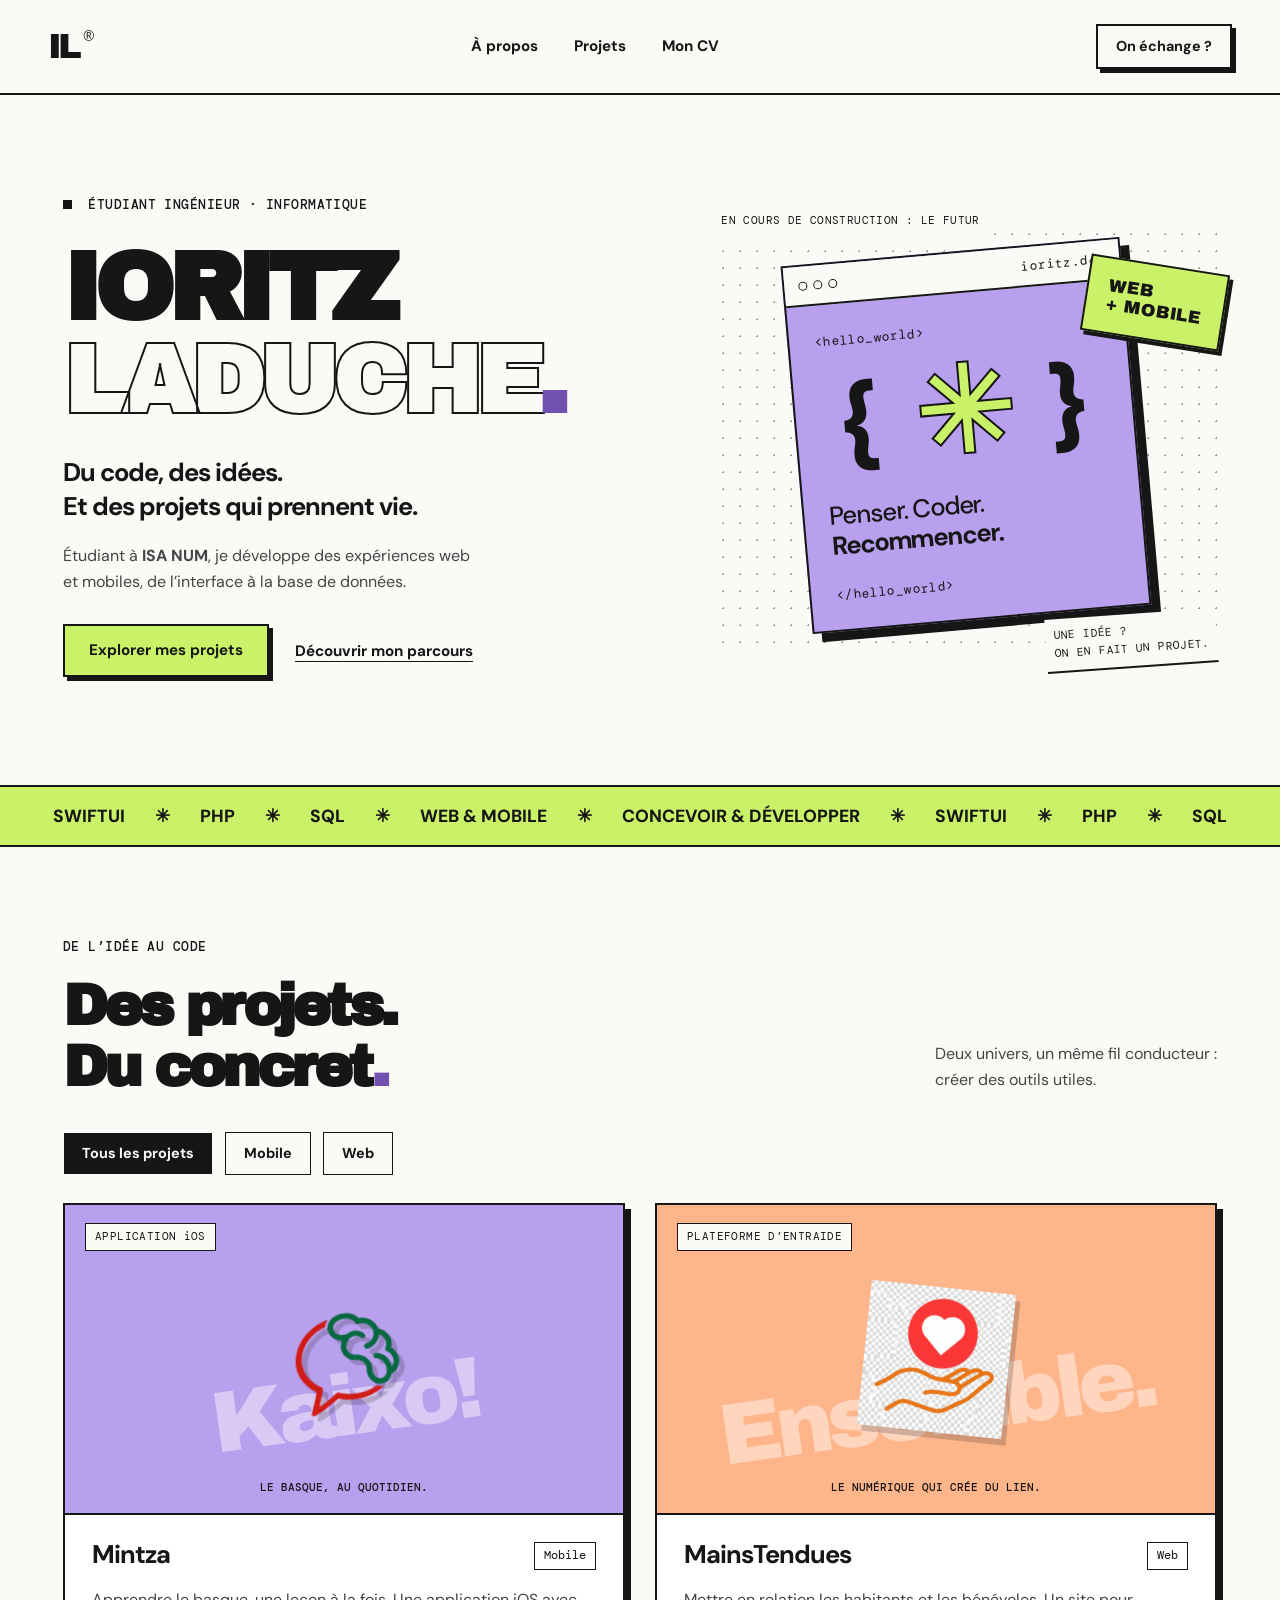
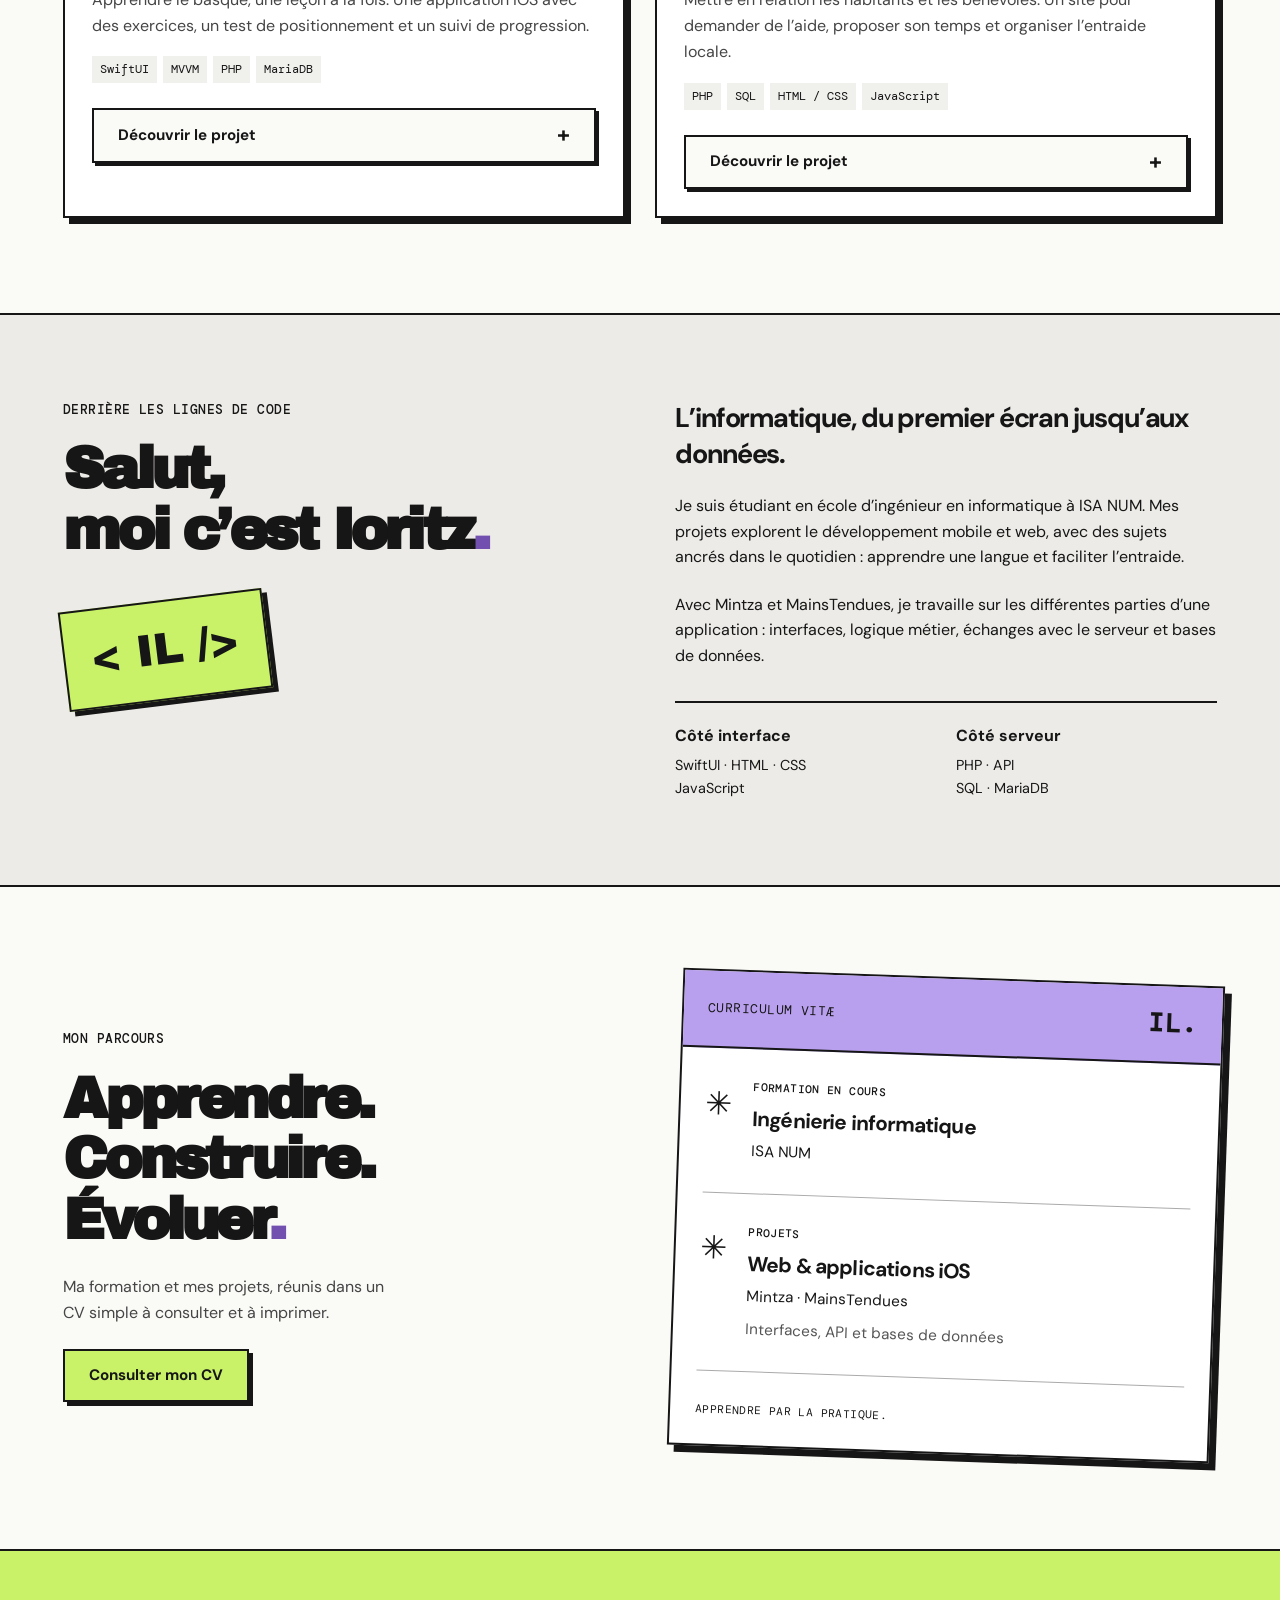
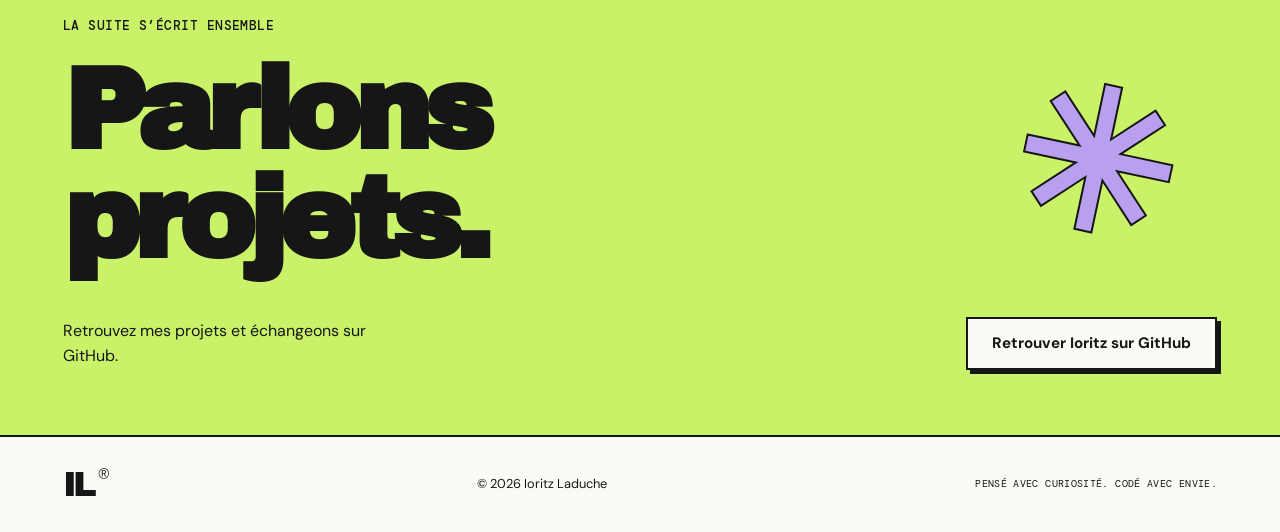
<file: index.html>
<!doctype html>
<html lang="fr"><head><meta charset="utf-8"><meta name="viewport" content="width=device-width,initial-scale=1"><meta name="description" content="Ioritz Laduche, étudiant en école d’ingénieur en informatique à ISA NUM. Découvrez Mintza, MainsTendues et mon parcours."><meta name="theme-color" content="#c9f269"><title>Ioritz Laduche — Portfolio</title><link rel="stylesheet" href="style.css"><script src="app.js" defer></script></head>
<body><a class="skip" href="#main">Aller au contenu</a><header class="header"><a class="brand" href="#" aria-label="Ioritz Laduche, accueil">IL<span>®</span></a><nav aria-label="Navigation principale"><a href="#apropos">À propos</a><a href="#projets">Projets</a><a href="#cv">Mon CV</a></nav><a class="button small" href="#contact">On échange ?</a></header>
<main id="main"><section class="hero wrap"><div class="hero-copy"><p class="eyebrow"><span class="square"></span> ÉTUDIANT INGÉNIEUR · INFORMATIQUE</p><h1>IORITZ<br><span class="outlined">LADUCHE</span><span class="period">.</span></h1><p class="intro">Du code, des idées.<br>Et des projets qui prennent vie.</p><p class="hero-sub">Étudiant à <strong>ISA NUM</strong>, je développe des expériences web et mobiles, de l’interface à la base de données.</p><div class="actions"><a class="button lime" href="#projets">Explorer mes projets</a><a class="text-link" href="#cv">Découvrir mon parcours</a></div></div><div class="hero-art" aria-label="Composition graphique autour du développement"><div class="art-label mono">EN COURS DE CONSTRUCTION : LE FUTUR</div><div class="art-window"><div class="window-bar"><span></span><span></span><span></span><b class="mono">ioritz.dev</b></div><div class="art-content"><span class="code-tag mono">&lt;hello_world&gt;</span><div class="code-symbol" aria-hidden="true">{<span>✳</span>}</div><p>Penser. Coder.<br><strong>Recommencer.</strong></p><span class="mono bottom-code">&lt;/hello_world&gt;</span></div></div><span class="sticker">WEB<br>+ MOBILE</span><div class="art-note mono">UNE IDÉE ?<br>ON EN FAIT UN PROJET.</div></div></section>
<div class="ticker" aria-hidden="true"><span>SWIFTUI <b>✳</b> PHP <b>✳</b> SQL <b>✳</b> WEB & MOBILE <b>✳</b> CONCEVOIR & DÉVELOPPER <b>✳</b> SWIFTUI <b>✳</b> PHP <b>✳</b> SQL</span></div>
<section id="projets" class="wrap section"><div class="section-heading"><div><p class="eyebrow">DE L’IDÉE AU CODE</p><h2>Des projets.<br>Du concret<span class="accent">.</span></h2></div><p>Deux univers, un même fil conducteur :<br>créer des outils utiles.</p></div><div class="filters" aria-label="Filtrer les projets"><button class="filter active" data-filter="all" aria-pressed="true">Tous les projets</button><button class="filter" data-filter="mobile" aria-pressed="false">Mobile</button><button class="filter" data-filter="web" aria-pressed="false">Web</button></div><div class="project-grid"><article class="project" data-category="mobile"><div class="project-art mintza"><span class="project-label mono">APPLICATION iOS</span><img src="assets/mintza.png" alt="Logo de Mintza" width="170" height="170"><span class="art-word" aria-hidden="true">Kaixo!</span><span class="art-caption">LE BASQUE, AU QUOTIDIEN.</span></div><div class="project-body"><div class="project-title"><h3>Mintza</h3><span class="pill">Mobile</span></div><p>Apprendre le basque, une leçon à la fois. Une application iOS avec des exercices, un test de positionnement et un suivi de progression.</p><div class="tags"><span>SwiftUI</span><span>MVVM</span><span>PHP</span><span>MariaDB</span></div><button class="button full" data-project="mintza">Découvrir le projet <span aria-hidden="true">+</span></button></div></article><article class="project" data-category="web"><div class="project-art mains"><span class="project-label mono">PLATEFORME D’ENTRAIDE</span><img src="assets/mains-tendues.png" alt="Logo de MainsTendues" width="200" height="170"><span class="art-word" aria-hidden="true">Ensemble.</span><span class="art-caption">LE NUMÉRIQUE QUI CRÉE DU LIEN.</span></div><div class="project-body"><div class="project-title"><h3>MainsTendues</h3><span class="pill">Web</span></div><p>Mettre en relation les habitants et les bénévoles. Un site pour demander de l’aide, proposer son temps et organiser l’entraide locale.</p><div class="tags"><span>PHP</span><span>SQL</span><span>HTML / CSS</span><span>JavaScript</span></div><button class="button full" data-project="mains">Découvrir le projet <span aria-hidden="true">+</span></button></div></article></div><p id="filter-status" class="sr-only" role="status"></p></section>
<section id="apropos" class="about"><div class="wrap about-grid"><div><p class="eyebrow">DERRIÈRE LES LIGNES DE CODE</p><h2>Salut,<br>moi c’est Ioritz<span class="accent">.</span></h2><div class="name-stamp" aria-hidden="true">&lt; IL /&gt;</div></div><div class="about-text"><p class="large">L’informatique, du premier écran jusqu’aux données.</p><p>Je suis étudiant en école d’ingénieur en informatique à ISA NUM. Mes projets explorent le développement mobile et web, avec des sujets ancrés dans le quotidien : apprendre une langue et faciliter l’entraide.</p><p>Avec Mintza et MainsTendues, je travaille sur les différentes parties d’une application : interfaces, logique métier, échanges avec le serveur et bases de données.</p><div class="skill-grid"><div><h3>Côté interface</h3><p>SwiftUI · HTML · CSS<br>JavaScript</p></div><div><h3>Côté serveur</h3><p>PHP · API<br>SQL · MariaDB</p></div></div></div></div></section>
<section id="cv" class="wrap section cv-grid"><div><p class="eyebrow">MON PARCOURS</p><h2>Apprendre.<br>Construire.<br>Évoluer<span class="accent">.</span></h2><p class="cv-intro">Ma formation et mes projets, réunis dans un CV simple à consulter et à imprimer.</p><a class="button lime" href="cv.html" target="_blank" rel="noopener">Consulter mon CV</a></div><div class="resume"><div class="resume-top mono">CURRICULUM VITÆ <span>IL.</span></div><div class="resume-row"><span class="resume-mark">✳</span><div><p class="eyebrow">FORMATION EN COURS</p><h3>Ingénierie informatique</h3><p>ISA NUM</p></div></div><div class="resume-row"><span class="resume-mark">✳</span><div><p class="eyebrow">PROJETS</p><h3>Web & applications iOS</h3><p>Mintza · MainsTendues</p><p class="muted">Interfaces, API et bases de données</p></div></div><p class="resume-footer mono">APPRENDRE PAR LA PRATIQUE.</p></div></section>
<section id="contact" class="contact"><div class="wrap"><p class="eyebrow">LA SUITE S’ÉCRIT ENSEMBLE</p><h2>Parlons<br><span>projets.</span><span class="contact-star" aria-hidden="true">✳</span></h2><div class="contact-bottom"><p>Retrouvez mes projets et échangeons sur GitHub.</p><a class="button" href="https://github.com/IoritzLaduche" target="_blank" rel="noopener">Retrouver Ioritz sur GitHub</a></div></div></section></main><footer class="wrap footer"><a class="brand" href="#">IL<span>®</span></a><p>© <span id="year">2026</span> Ioritz Laduche</p><p class="mono">PENSÉ AVEC CURIOSITÉ. CODÉ AVEC ENVIE.</p></footer>
<dialog id="project-dialog" aria-labelledby="dialog-title"><div class="dialog-top"><span class="mono">DANS LES COULISSES DU PROJET</span><button id="close-dialog" class="close" aria-label="Fermer la présentation">×</button></div><div class="dialog-content"><p id="slide-label" class="eyebrow"></p><h2 id="dialog-title"></h2><p id="slide-intro" class="large"></p><ul id="slide-points"></ul><a id="repo-link" class="text-link" target="_blank" rel="noopener">Voir le code sur GitHub</a></div><div class="slide-controls"><button id="prev-slide" class="button small">Précédent</button><span id="slide-count" class="mono" aria-live="polite"></span><button id="next-slide" class="button lime small">Suivant</button></div></dialog></body></html>
</file>
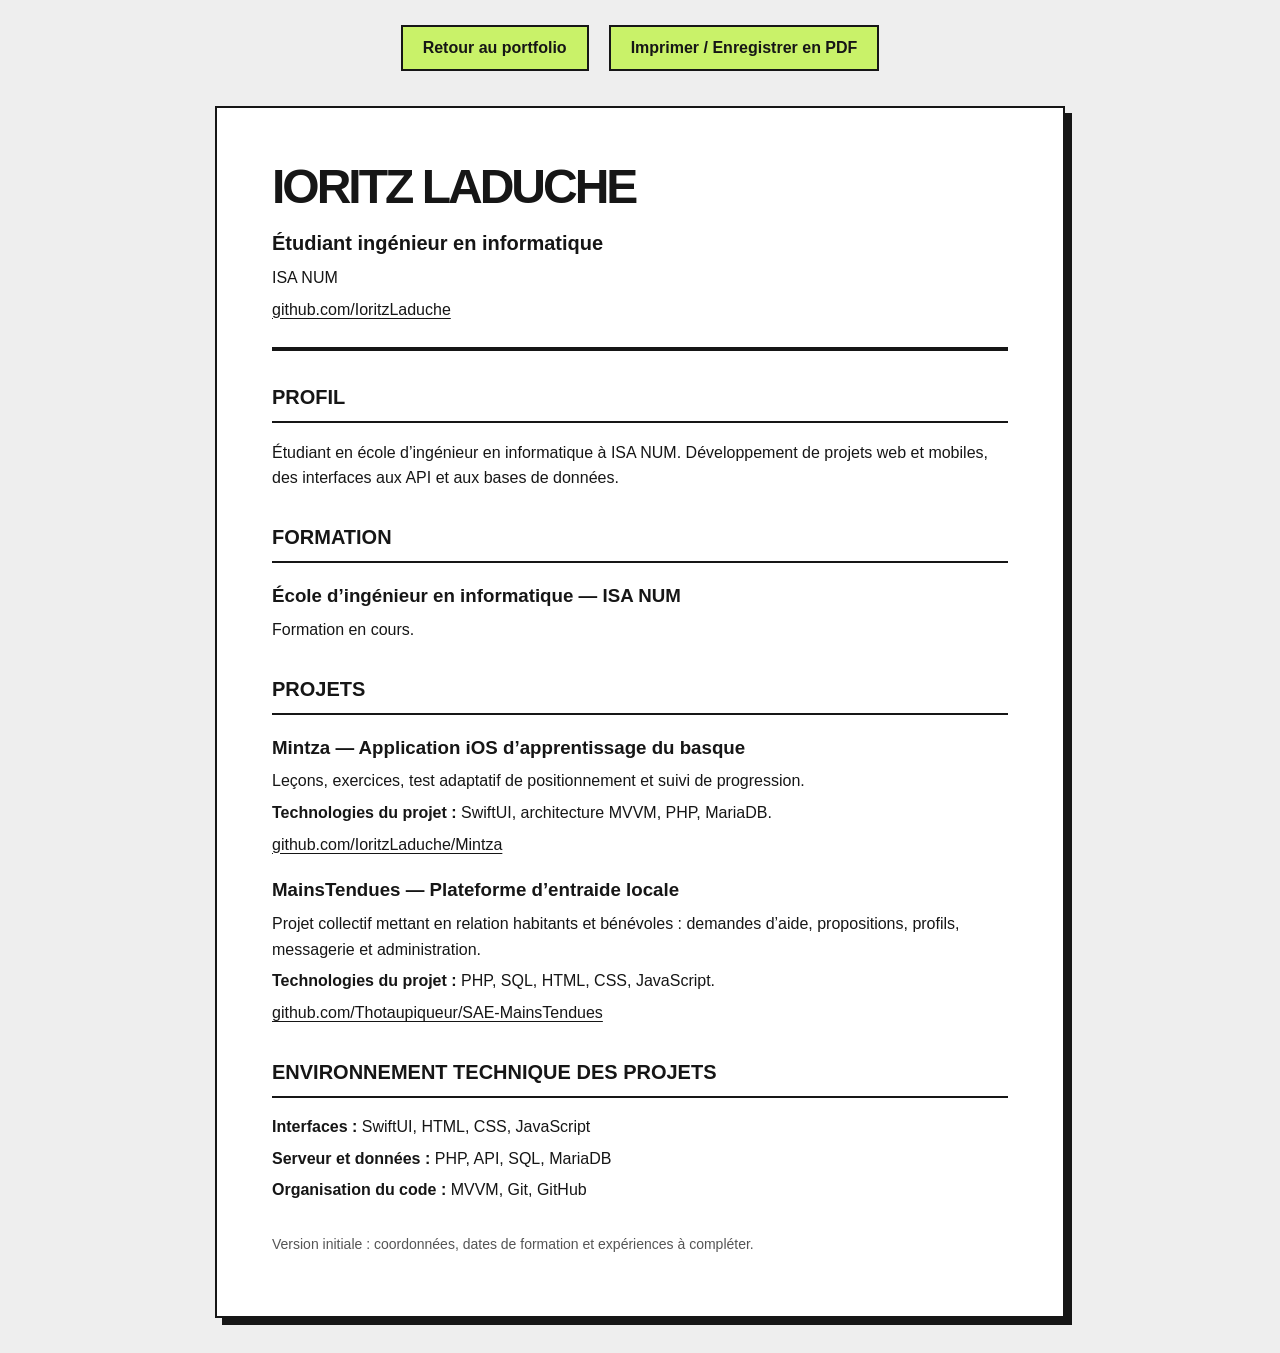
<file: cv.html>
<!doctype html><html lang="fr"><head><meta charset="utf-8"><meta name="viewport" content="width=device-width,initial-scale=1"><title>CV — Ioritz Laduche</title><style>*{box-sizing:border-box}body{font:16px/1.6 Arial,sans-serif;color:#161616;background:#eee;margin:0}main{background:white;max-width:850px;margin:35px auto;padding:55px;border:2px solid;box-shadow:7px 7px 0}h1{font-size:48px;line-height:1;letter-spacing:-3px;margin:0 0 16px}h2{font-size:20px;border-bottom:2px solid;padding-bottom:8px;margin-top:30px}h3{margin:18px 0 4px}p{margin:6px 0}a{color:inherit;text-underline-offset:3px}header{border-bottom:4px solid;padding-bottom:25px}.subtitle{font-size:20px;font-weight:bold}.actions{display:flex;justify-content:center;gap:20px;margin:25px;flex-wrap:wrap}.actions button,.actions a{font:700 16px Arial;background:#c9f269;color:#161616;border:2px solid;padding:12px 20px;cursor:pointer;text-decoration:none}.note{font-size:14px;color:#555;margin-top:30px}ul{padding-left:20px}@media(max-width:600px){main{margin:15px;padding:25px}h1{font-size:38px}}@page{size:A4;margin:16mm}@media print{body{background:white}.actions{display:none}main{padding:0;border:0;box-shadow:none;margin:0;max-width:none}h1{font-size:38px}h2{break-after:avoid}section{break-inside:avoid}.note{font-size:11px}a{text-decoration:none}}
</style></head><body><div class="actions"><a href="index.html#cv">Retour au portfolio</a><button onclick="window.print()">Imprimer / Enregistrer en PDF</button></div><main><header><h1>IORITZ LADUCHE</h1><p class="subtitle">Étudiant ingénieur en informatique</p><p>ISA NUM</p><a href="https://github.com/IoritzLaduche">github.com/IoritzLaduche</a></header><section><h2>PROFIL</h2><p>Étudiant en école d’ingénieur en informatique à ISA NUM. Développement de projets web et mobiles, des interfaces aux API et aux bases de données.</p></section><section><h2>FORMATION</h2><h3>École d’ingénieur en informatique — ISA NUM</h3><p>Formation en cours.</p></section><section><h2>PROJETS</h2><h3>Mintza — Application iOS d’apprentissage du basque</h3><p>Leçons, exercices, test adaptatif de positionnement et suivi de progression.</p><p><strong>Technologies du projet :</strong> SwiftUI, architecture MVVM, PHP, MariaDB.</p><p><a href="https://github.com/IoritzLaduche/Mintza">github.com/IoritzLaduche/Mintza</a></p><h3>MainsTendues — Plateforme d’entraide locale</h3><p>Projet collectif mettant en relation habitants et bénévoles : demandes d’aide, propositions, profils, messagerie et administration.</p><p><strong>Technologies du projet :</strong> PHP, SQL, HTML, CSS, JavaScript.</p><p><a href="https://github.com/Thotaupiqueur/SAE-MainsTendues">github.com/Thotaupiqueur/SAE-MainsTendues</a></p></section><section><h2>ENVIRONNEMENT TECHNIQUE DES PROJETS</h2><p><strong>Interfaces :</strong> SwiftUI, HTML, CSS, JavaScript</p><p><strong>Serveur et données :</strong> PHP, API, SQL, MariaDB</p><p><strong>Organisation du code :</strong> MVVM, Git, GitHub</p></section><p class="note">Version initiale : coordonnées, dates de formation et expériences à compléter.</p></main></body></html>
</file>
<file: style.css>
@import url('https://fonts.googleapis.com/css2?family=Archivo+Black&family=DM+Mono:wght@400;500&family=DM+Sans:wght@400;500;600;700&display=swap');
:root{--ink:#161616;--paper:#fafaf7;--lime:#c9f269;--purple:#b9a0ee;--line:2px solid var(--ink)}*{box-sizing:border-box}html{scroll-behavior:smooth;scroll-padding-top:95px}body{margin:0;background:var(--paper);color:var(--ink);font-family:'DM Sans',Arial,sans-serif;font-size:17px;line-height:1.6}a{color:inherit;text-decoration:none}button{font:inherit;color:inherit;cursor:pointer}button,a{-webkit-tap-highlight-color:transparent}button:focus-visible,a:focus-visible{outline:3px solid #7043cf;outline-offset:5px}h1,h2,h3,p{margin:0}h1,h2,h3{line-height:1.05}h1,h2{font-family:'Archivo Black','Arial Black',sans-serif;letter-spacing:-.065em}h2{font-size:clamp(2.5rem,4.5vw,4.3rem)}h3{font-size:1.6rem;letter-spacing:-.04em}.wrap{max-width:1250px;margin:auto;padding-left:48px;padding-right:48px}.mono,.eyebrow{font-family:'DM Mono',monospace;font-size:.8rem;letter-spacing:.035em}.eyebrow{font-weight:500;line-height:1.5;margin-bottom:20px}.header{height:95px;border-bottom:var(--line);display:flex;align-items:center;justify-content:space-between;padding:0 48px;gap:25px;max-width:1600px;margin:auto}.brand{font-family:'Archivo Black','Arial Black',sans-serif;font-size:2.2rem;letter-spacing:-.12em;line-height:1}.brand span{font-family:Arial;font-size:.9rem;vertical-align:top;letter-spacing:0;margin-left:7px}nav{display:flex;gap:36px;font-size:.95rem;font-weight:700}nav a:hover,.text-link:hover{text-decoration:underline;text-decoration-thickness:2px;text-underline-offset:5px}.button{display:inline-flex;align-items:center;justify-content:center;gap:20px;padding:14px 24px;border:var(--line);box-shadow:4px 4px 0 var(--ink);background:var(--paper);font-size:.95rem;font-weight:700;line-height:1.4;transition:transform .15s,box-shadow .15s}.button:hover{transform:translate(2px,2px);box-shadow:2px 2px 0 var(--ink)}.button:active{transform:translate(4px,4px);box-shadow:none}.button.small{padding:10px 18px;font-size:.9rem}.lime{background:var(--lime)}.hero{display:grid;grid-template-columns:1.2fr 1fr;gap:50px;padding-top:72px;padding-bottom:80px;align-items:center;min-height:690px}.square{display:inline-block;width:9px;height:9px;background:var(--ink);margin-right:8px}.hero h1{font-size:clamp(4rem,7.5vw,7rem);line-height:.97;margin:28px 0}.outlined{color:transparent;-webkit-text-stroke:2px var(--ink)}.period{color:#7250b0}.intro{font-size:1.6rem;font-weight:700;line-height:1.35;letter-spacing:-.04em}.hero-sub{max-width:410px;margin-top:18px;color:#454545;font-size:1rem}.actions{display:flex;flex-wrap:wrap;align-items:center;gap:26px;margin-top:30px}.text-link{font-size:.95rem;font-weight:700;text-decoration:underline;text-underline-offset:5px}.hero-art{position:relative;min-height:420px;display:flex;align-items:center;justify-content:center;background-image:radial-gradient(#999 1px,transparent 1px);background-size:17px 17px}.art-window{width:340px;max-width:88%;border:var(--line);box-shadow:9px 9px 0 var(--ink);transform:rotate(-5deg);background:var(--purple)}.window-bar{display:flex;border-bottom:var(--line);height:40px;align-items:center;padding:0 14px;gap:6px;background:var(--paper)}.window-bar>span{width:9px;height:9px;border:1.5px solid;border-radius:50%}.window-bar b{margin-left:auto;font-weight:400}.art-content{padding:22px 25px;position:relative}.code-tag{font-size:.8rem}.code-symbol{font-size:6rem;font-weight:900;line-height:1.2;display:flex;justify-content:space-around;align-items:center}.code-symbol span{color:var(--lime);font-size:7.4rem;-webkit-text-stroke:2px var(--ink)}.art-content p{font-size:1.6rem;line-height:1.15;margin:6px 0 20px;font-weight:500;letter-spacing:-.04em}.bottom-code{font-size:.8rem}.sticker{position:absolute;background:var(--lime);border:var(--line);box-shadow:4px 4px 0 var(--ink);right:-8px;top:38px;transform:rotate(9deg);padding:17px 20px;font-family:'Archivo Black',sans-serif;font-size:1.1rem;line-height:1.1}.art-label{position:absolute;top:-20px;left:0;background:var(--paper);padding:6px;font-size:.7rem}.art-note{position:absolute;bottom:-22px;right:0;transform:rotate(-4deg);font-size:.7rem;background:var(--paper);padding:8px;border-bottom:var(--line)}.ticker{overflow:hidden;background:var(--lime);border-top:var(--line);border-bottom:var(--line);padding:15px 0;font-weight:800;font-size:1.1rem;white-space:nowrap}.ticker span{display:block;text-align:center}.ticker b{padding:0 26px}.section{padding-top:90px;padding-bottom:95px}.section-heading{display:flex;justify-content:space-between;align-items:end;gap:30px}.section-heading>p{font-size:1rem;color:#454545;margin-bottom:5px}.accent{color:#7250b0}.filters{display:flex;flex-wrap:wrap;gap:12px;margin:35px 0 28px}.filter{background:transparent;padding:9px 18px;border:1.5px solid;font-size:.9rem;font-weight:700}.filter.active{background:var(--ink);color:var(--paper)}.project-grid{display:grid;grid-template-columns:1fr 1fr;gap:30px}.project{border:var(--line);box-shadow:6px 6px 0 var(--ink);background:white;overflow:hidden}.project[hidden]{display:none}.project-art{height:310px;position:relative;border-bottom:var(--line);display:flex;justify-content:center;align-items:center;overflow:hidden}.mintza{background:var(--purple)}.mains{background:#ffb58a}.project-label{position:absolute;left:20px;top:18px;font-size:.7rem;border:1.5px solid;padding:4px 9px;background:var(--paper);z-index:2}.project-art img{position:relative;object-fit:contain;max-width:45%;height:145px;z-index:1;transform:rotate(-7deg);filter:drop-shadow(5px 6px 0 #16161633)}.mains img{transform:rotate(6deg)}.art-word{position:absolute;font-family:'Archivo Black',sans-serif;letter-spacing:-.07em;font-size:5.4rem;color:#ffffff70;bottom:38px;white-space:nowrap;transform:rotate(-8deg)}.art-caption{position:absolute;bottom:16px;font-family:'DM Mono',monospace;font-size:.7rem;font-weight:500}.project-body{padding:27px}.project-title{display:flex;align-items:center;justify-content:space-between;gap:10px}.pill{font-family:'DM Mono',monospace;font-size:.75rem;border:1px solid;padding:3px 9px}.project-body>p{font-size:1rem;line-height:1.65;margin:17px 0;color:#454545}.tags{display:flex;gap:6px;flex-wrap:wrap;margin-bottom:25px}.tags span{background:#f0f0ed;font-family:'DM Mono',monospace;font-size:.75rem;padding:4px 8px}.full{width:100%;justify-content:space-between;box-shadow:3px 3px 0 var(--ink)}.full span{font-size:1.4rem;line-height:1}.about{background:#ecebe7;border-top:var(--line);border-bottom:var(--line);padding:85px 0}.about-grid{display:grid;grid-template-columns:1fr 1fr;gap:70px}.name-stamp{font-family:'Archivo Black',sans-serif;font-size:2.8rem;display:inline-block;padding:12px 26px;border:var(--line);background:var(--lime);box-shadow:5px 5px 0 var(--ink);transform:rotate(-7deg);margin:40px 0 8px}.large{font-size:1.7rem;line-height:1.3;letter-spacing:-.04em;font-weight:700}.about-text>p+p{margin-top:22px;font-size:1rem}.skill-grid{display:grid;grid-template-columns:1fr 1fr;gap:20px;margin-top:32px;border-top:var(--line);padding-top:25px}.skill-grid h3{font-size:1rem;letter-spacing:0}.skill-grid p{font-size:.9rem;margin-top:10px}.cv-grid{display:grid;grid-template-columns:1fr 1fr;gap:70px;align-items:center}.cv-intro{font-size:1rem;color:#454545;max-width:345px;margin:24px 0}.resume{border:var(--line);box-shadow:7px 7px 0 var(--ink);background:white;transform:rotate(2deg)}.resume-top{display:flex;align-items:center;justify-content:space-between;padding:17px 24px;border-bottom:var(--line);background:var(--purple)}.resume-top span{font-size:1.6rem;font-weight:700}.resume-row{display:flex;gap:20px;margin:30px 25px;padding-bottom:30px;border-bottom:1px solid #aaa}.resume-mark{font-size:2rem}.resume-row .eyebrow{font-size:.7rem;margin:0 0 12px}.resume-row h3{font-size:1.3rem}.resume-row p:not(.eyebrow){font-size:.95rem;margin-top:9px}.muted{color:#555}.resume-footer{font-size:.7rem;padding:0 25px 25px}.contact{background:var(--lime);border-top:var(--line);border-bottom:var(--line);padding:65px 0}.contact h2{font-size:clamp(4rem,9vw,8rem);line-height:.95;position:relative}.contact h2>span:first-child{-webkit-text-stroke:2px var(--ink);color:transparent}.contact-star{position:absolute;right:50px;top:20px;color:var(--purple);-webkit-text-stroke:2px var(--ink);font-size:12rem;transform:rotate(12deg)}.contact-bottom{display:flex;justify-content:space-between;gap:30px;align-items:center;margin-top:42px}.contact-bottom p{max-width:350px;font-size:1rem}.footer{display:flex;justify-content:space-between;align-items:center;gap:20px;padding-top:30px;padding-bottom:30px}.footer>p{font-size:.8rem}.footer .mono{font-size:.65rem}.skip{position:fixed;top:-100px;padding:15px;background:var(--lime);z-index:5}.skip:focus{top:5px}.sr-only{position:absolute;width:1px;height:1px;padding:0;margin:-1px;overflow:hidden;clip:rect(0,0,0,0);white-space:nowrap;border:0}dialog{border:var(--line);background:var(--paper);box-shadow:9px 9px 0 var(--ink);width:740px;max-width:calc(100% - 30px);max-height:90dvh;padding:0;color:var(--ink)}dialog::backdrop{background:#161616b8}.dialog-top{padding:15px 22px;display:flex;align-items:center;justify-content:space-between;border-bottom:var(--line);background:var(--purple);gap:20px}.dialog-top .mono{font-size:.7rem}.close{border:var(--line);background:white;width:38px;height:38px;font-size:1.7rem;line-height:1}.dialog-content{padding:35px;min-height:380px}.dialog-content h2{font-size:2.8rem;margin-bottom:22px}.dialog-content .large{font-size:1.3rem}.dialog-content ul{padding-left:23px;margin:20px 0 30px;font-size:1rem}.dialog-content li+li{margin-top:10px}.slide-controls{padding:20px 30px;border-top:var(--line);display:flex;align-items:center;justify-content:space-between;gap:15px}.button:disabled{opacity:.4;cursor:default;transform:none;box-shadow:none}body.modal-open{overflow:hidden}@media(min-width:1500px){.header{padding-left:100px;padding-right:100px}}@media(max-width:1000px){.wrap{padding-left:30px;padding-right:30px}.header{padding:0 30px}.hero{gap:20px}.hero h1{font-size:5rem}.hero-art{min-height:380px}.sticker{right:-5px}.hero .eyebrow{font-size:.7rem}.hero .text-link{font-size:.85rem}.art-label{font-size:.6rem}.about-grid,.cv-grid{gap:35px}.project-body{padding:22px}.project-title h3{font-size:1.5rem}.contact-star{right:0;font-size:10rem}}@media(max-width:720px){html{scroll-padding-top:20px}.wrap{padding-left:22px;padding-right:22px}.header{height:78px;padding:0 22px;gap:15px}.header .button{display:none}nav{gap:20px;font-size:.85rem}.hero{grid-template-columns:1fr;padding-top:45px;padding-bottom:55px;gap:55px;min-height:0}.hero h1{font-size:clamp(3.6rem,14vw,6rem)}.hero-sub{max-width:470px}.hero-art{width:100%;max-width:420px;margin:0 auto;min-height:390px}.art-label{top:-10px}.art-note{bottom:-15px}.sticker{right:0}.intro{font-size:1.5rem}.ticker{font-size:.9rem;padding:12px 0}.ticker b{padding:0 13px}.section{padding-top:60px;padding-bottom:65px}.section-heading{align-items:start;flex-direction:column;gap:20px}.project-grid{grid-template-columns:1fr;gap:28px}.project-art{height:285px}.project-title h3{font-size:1.8rem}.about{padding:60px 0}.about-grid,.cv-grid{grid-template-columns:1fr;gap:40px}.name-stamp{margin-top:30px;font-size:2rem}.about-grid{gap:30px}.contact{padding:50px 0}.contact h2{font-size:clamp(3.7rem,16vw,6rem)}.contact-star{font-size:6rem;top:25px}.contact-bottom{flex-direction:column;align-items:start;gap:20px}.footer{flex-wrap:wrap}.footer .mono{width:100%;font-size:.65rem}.dialog-content{padding:25px;min-height:390px}.dialog-content h2{font-size:2.2rem}.slide-controls{padding:18px}.slide-controls .small{padding:9px 11px}.resume{margin:5px}.eyebrow{font-size:.75rem}}@media(prefers-reduced-motion:reduce){html{scroll-behavior:auto}*{transition:none!important}}
</file>
